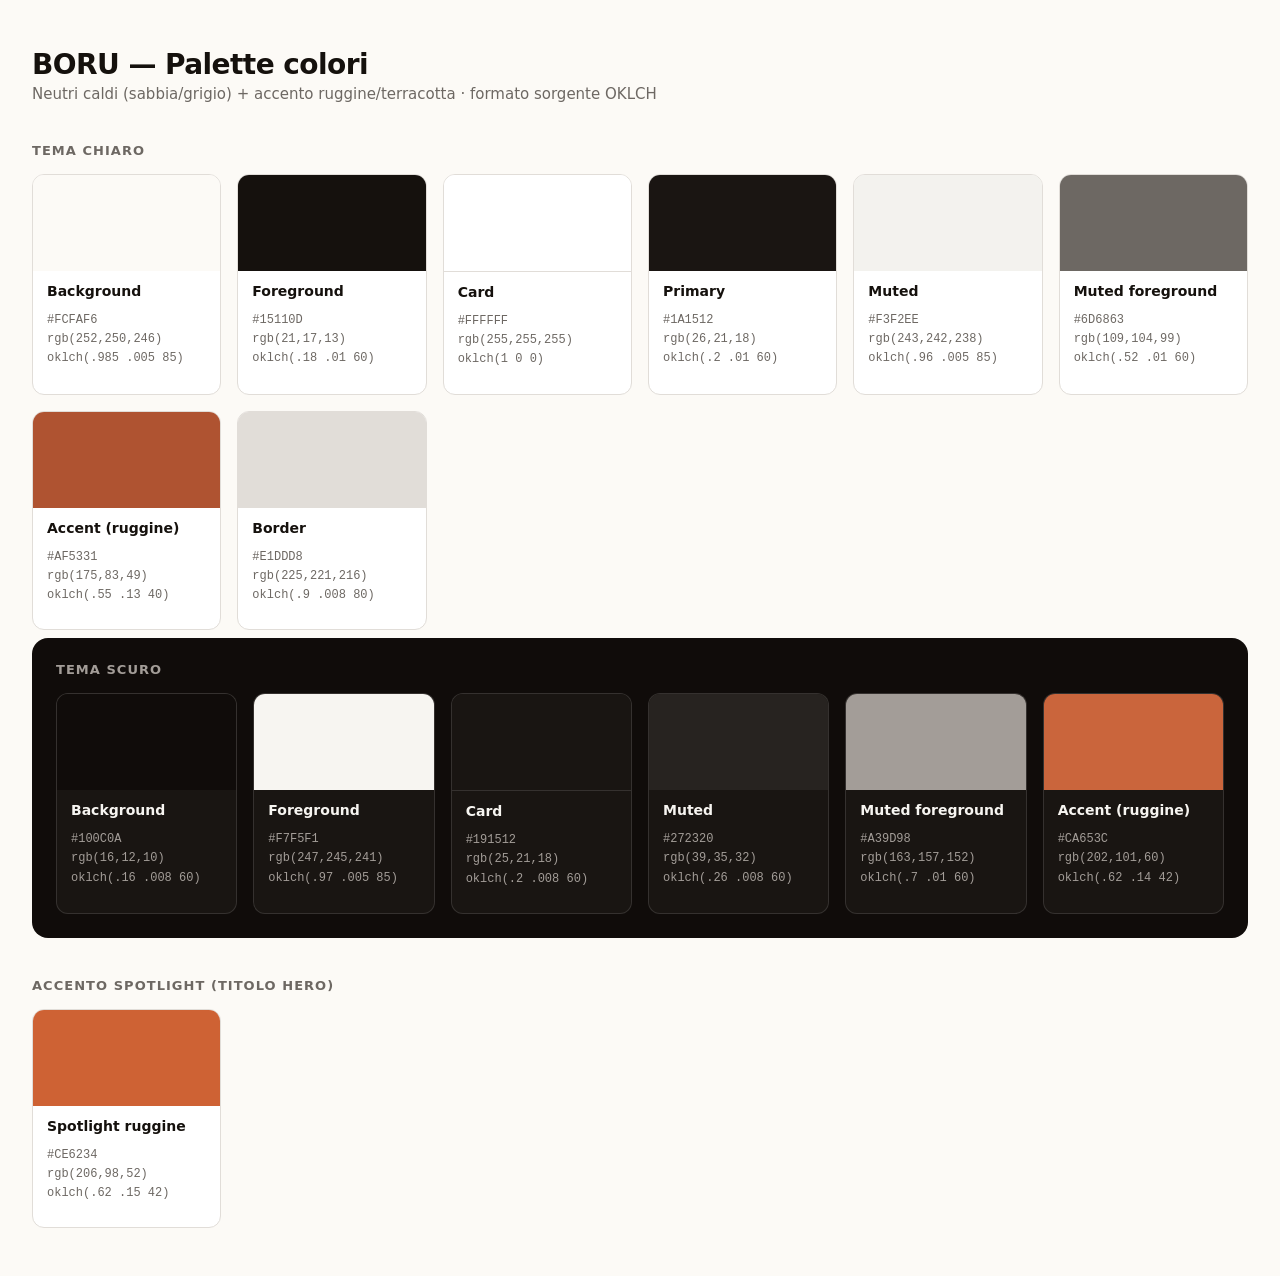
<file: palette.html>
<!doctype html>
<html lang="it">
<head>
<meta charset="utf-8">
<meta name="viewport" content="width=device-width, initial-scale=1">
<title>BORU — Palette colori</title>
<style>
  :root { font-family: ui-sans-serif, system-ui, -apple-system, "Segoe UI", sans-serif; }
  body { margin:0; background:#fcfaf6; color:#15110d; padding:48px 32px; -webkit-font-smoothing:antialiased; }
  h1 { font-size:28px; letter-spacing:-.02em; margin:0 0 4px; }
  .sub { color:#6d6863; margin:0 0 40px; font-size:15px; }
  h2 { font-size:13px; text-transform:uppercase; letter-spacing:.08em; color:#6d6863; margin:40px 0 16px; }
  .grid { display:grid; grid-template-columns:repeat(auto-fill,minmax(180px,1fr)); gap:16px; }
  .sw { border:1px solid #e1ddd8; border-radius:12px; overflow:hidden; background:#fff; }
  .chip { height:96px; }
  .meta { padding:12px 14px; }
  .name { font-weight:600; font-size:14px; margin:0 0 6px; }
  .val { font-size:12px; color:#6d6863; font-family:ui-monospace,SFMono-Regular,Menlo,monospace; line-height:1.6; }
  .val span { display:block; }
  .dark-section { background:#100c0a; color:#f7f5f1; border-radius:16px; padding:24px; margin-top:8px; }
  .dark-section h2 { color:#a39d98; margin-top:0; }
  .dark-section .sw { background:#191512; border-color:rgba(255,255,255,.12); }
  .dark-section .name { color:#f7f5f1; }
  .dark-section .val { color:#a39d98; }
</style>
</head>
<body>
  <h1>BORU — Palette colori</h1>
  <p class="sub">Neutri caldi (sabbia/grigio) + accento ruggine/terracotta · formato sorgente OKLCH</p>

  <h2>Tema chiaro</h2>
  <div class="grid">
    <div class="sw"><div class="chip" style="background:#FCFAF6"></div><div class="meta"><p class="name">Background</p><p class="val"><span>#FCFAF6</span><span>rgb(252,250,246)</span><span>oklch(.985 .005 85)</span></p></div></div>
    <div class="sw"><div class="chip" style="background:#15110D"></div><div class="meta"><p class="name">Foreground</p><p class="val"><span>#15110D</span><span>rgb(21,17,13)</span><span>oklch(.18 .01 60)</span></p></div></div>
    <div class="sw"><div class="chip" style="background:#FFFFFF;border-bottom:1px solid #e1ddd8"></div><div class="meta"><p class="name">Card</p><p class="val"><span>#FFFFFF</span><span>rgb(255,255,255)</span><span>oklch(1 0 0)</span></p></div></div>
    <div class="sw"><div class="chip" style="background:#1A1512"></div><div class="meta"><p class="name">Primary</p><p class="val"><span>#1A1512</span><span>rgb(26,21,18)</span><span>oklch(.2 .01 60)</span></p></div></div>
    <div class="sw"><div class="chip" style="background:#F3F2EE"></div><div class="meta"><p class="name">Muted</p><p class="val"><span>#F3F2EE</span><span>rgb(243,242,238)</span><span>oklch(.96 .005 85)</span></p></div></div>
    <div class="sw"><div class="chip" style="background:#6D6863"></div><div class="meta"><p class="name">Muted foreground</p><p class="val"><span>#6D6863</span><span>rgb(109,104,99)</span><span>oklch(.52 .01 60)</span></p></div></div>
    <div class="sw"><div class="chip" style="background:#AF5331"></div><div class="meta"><p class="name">Accent (ruggine)</p><p class="val"><span>#AF5331</span><span>rgb(175,83,49)</span><span>oklch(.55 .13 40)</span></p></div></div>
    <div class="sw"><div class="chip" style="background:#E1DDD8"></div><div class="meta"><p class="name">Border</p><p class="val"><span>#E1DDD8</span><span>rgb(225,221,216)</span><span>oklch(.9 .008 80)</span></p></div></div>
  </div>

  <div class="dark-section">
    <h2>Tema scuro</h2>
    <div class="grid">
      <div class="sw"><div class="chip" style="background:#100C0A"></div><div class="meta"><p class="name">Background</p><p class="val"><span>#100C0A</span><span>rgb(16,12,10)</span><span>oklch(.16 .008 60)</span></p></div></div>
      <div class="sw"><div class="chip" style="background:#F7F5F1"></div><div class="meta"><p class="name">Foreground</p><p class="val"><span>#F7F5F1</span><span>rgb(247,245,241)</span><span>oklch(.97 .005 85)</span></p></div></div>
      <div class="sw"><div class="chip" style="background:#191512;border-bottom:1px solid rgba(255,255,255,.12)"></div><div class="meta"><p class="name">Card</p><p class="val"><span>#191512</span><span>rgb(25,21,18)</span><span>oklch(.2 .008 60)</span></p></div></div>
      <div class="sw"><div class="chip" style="background:#272320"></div><div class="meta"><p class="name">Muted</p><p class="val"><span>#272320</span><span>rgb(39,35,32)</span><span>oklch(.26 .008 60)</span></p></div></div>
      <div class="sw"><div class="chip" style="background:#A39D98"></div><div class="meta"><p class="name">Muted foreground</p><p class="val"><span>#A39D98</span><span>rgb(163,157,152)</span><span>oklch(.7 .01 60)</span></p></div></div>
      <div class="sw"><div class="chip" style="background:#CA653C"></div><div class="meta"><p class="name">Accent (ruggine)</p><p class="val"><span>#CA653C</span><span>rgb(202,101,60)</span><span>oklch(.62 .14 42)</span></p></div></div>
    </div>
  </div>

  <h2>Accento spotlight (titolo hero)</h2>
  <div class="grid">
    <div class="sw"><div class="chip" style="background:#CE6234"></div><div class="meta"><p class="name">Spotlight ruggine</p><p class="val"><span>#CE6234</span><span>rgb(206,98,52)</span><span>oklch(.62 .15 42)</span></p></div></div>
  </div>
</body>
</html>
</file>
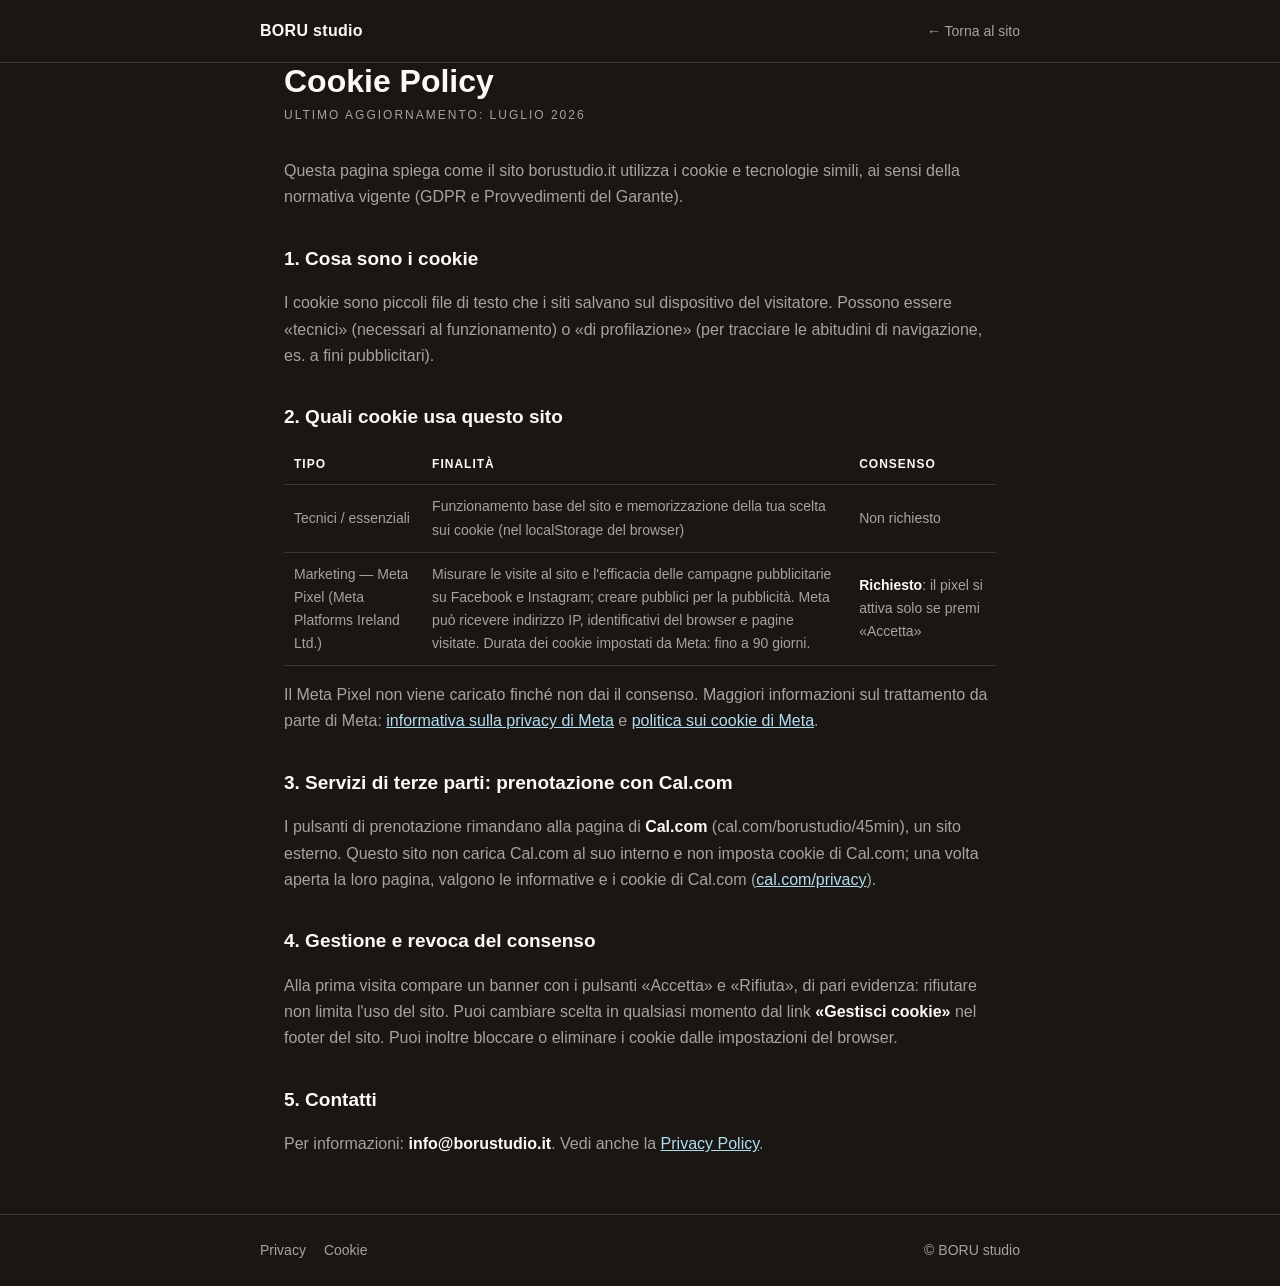
<file: public/cookie.html>
<!doctype html>
<!--
  NOTA: bozza informativa, NON un parere legale. Prima dell'uso commerciale
  far validare. Aggiornare se si aggiungono altri strumenti di analisi o cookie di terze parti.
-->
<html lang="it">
<head>
<meta charset="utf-8" />
<meta name="viewport" content="width=device-width, initial-scale=1.0" />
<meta name="robots" content="index,follow" />
<title>Cookie Policy — BORU studio</title>
<style>
  :root { --nero:#1a1613; --porcellana:#fcfaf6; --azzurro:#b1ddf1; --rosa:#ef95b4;
    --muted: color-mix(in oklab, #fcfaf6 62%, transparent);
    --border: color-mix(in oklab, #fcfaf6 14%, transparent); }
  * { box-sizing: border-box; }
  body { margin:0; background:var(--nero); color:var(--porcellana);
    font-family:-apple-system,"Segoe UI",Roboto,Helvetica,Arial,sans-serif; line-height:1.65; }
  a { color:var(--azzurro); }
  header { border-bottom:1px solid var(--border); }
  footer { border-top:1px solid var(--border); margin-top:56px; }
  .wrap { max-width:760px; margin:0 auto; padding:0 24px; }
  .bar { display:flex; align-items:center; justify-content:space-between; padding:18px 0; }
  .brand { font-weight:700; letter-spacing:.3px; text-decoration:none; color:var(--porcellana); }
  .back { color:var(--muted); text-decoration:none; font-size:14px; }
  .back:hover { color:var(--porcellana); }
  main { padding:48px 0; }
  h1 { font-size:32px; line-height:1.15; margin:0 0 6px; }
  .updated { color:var(--muted); font-size:12px; text-transform:uppercase; letter-spacing:2px; margin-bottom:32px; }
  h2 { font-size:19px; margin:32px 0 8px; }
  p, li { color:var(--muted); }
  li { margin:4px 0; }
  strong { color:var(--porcellana); }
  table { width:100%; border-collapse:collapse; margin-top:12px; font-size:14px; }
  th,td { text-align:left; padding:10px; border-bottom:1px solid var(--border); color:var(--muted); }
  th { color:var(--porcellana); font-size:12px; text-transform:uppercase; letter-spacing:1px; }
  .foot { display:flex; gap:18px; flex-wrap:wrap; padding:24px 0; color:var(--muted); font-size:14px; }
  .foot a { color:var(--muted); text-decoration:none; }
  .foot a:hover { color:var(--porcellana); }
  .foot .copy { margin-left:auto; }
</style>
</head>
<body>
  <header><div class="wrap bar">
    <a class="brand" href="/">BORU studio</a>
    <a class="back" href="/">← Torna al sito</a>
  </div></header>

  <main class="wrap">
    <h1>Cookie Policy</h1>
    <div class="updated">Ultimo aggiornamento: luglio 2026</div>

    <p>Questa pagina spiega come il sito borustudio.it utilizza i cookie e tecnologie simili, ai sensi della normativa vigente (GDPR e Provvedimenti del Garante).</p>

    <h2>1. Cosa sono i cookie</h2>
    <p>I cookie sono piccoli file di testo che i siti salvano sul dispositivo del visitatore. Possono essere «tecnici» (necessari al funzionamento) o «di profilazione» (per tracciare le abitudini di navigazione, es. a fini pubblicitari).</p>

    <h2>2. Quali cookie usa questo sito</h2>
    <table>
      <tr><th>Tipo</th><th>Finalità</th><th>Consenso</th></tr>
      <tr><td>Tecnici / essenziali</td><td>Funzionamento base del sito e memorizzazione della tua scelta sui cookie (nel localStorage del browser)</td><td>Non richiesto</td></tr>
      <tr><td>Marketing — Meta Pixel (Meta Platforms Ireland Ltd.)</td><td>Misurare le visite al sito e l'efficacia delle campagne pubblicitarie su Facebook e Instagram; creare pubblici per la pubblicità. Meta può ricevere indirizzo IP, identificativi del browser e pagine visitate. Durata dei cookie impostati da Meta: fino a 90 giorni.</td><td><strong>Richiesto</strong>: il pixel si attiva solo se premi «Accetta»</td></tr>
    </table>
    <p>Il Meta Pixel non viene caricato finché non dai il consenso. Maggiori informazioni sul trattamento da parte di Meta: <a href="https://www.facebook.com/privacy/policy/" rel="noopener">informativa sulla privacy di Meta</a> e <a href="https://www.facebook.com/policies/cookies/" rel="noopener">politica sui cookie di Meta</a>.</p>

    <h2>3. Servizi di terze parti: prenotazione con Cal.com</h2>
    <p>I pulsanti di prenotazione rimandano alla pagina di <strong>Cal.com</strong> (cal.com/borustudio/45min), un sito esterno. Questo sito non carica Cal.com al suo interno e non imposta cookie di Cal.com; una volta aperta la loro pagina, valgono le informative e i cookie di Cal.com (<a href="https://cal.com/privacy" rel="noopener">cal.com/privacy</a>).</p>

    <h2>4. Gestione e revoca del consenso</h2>
    <p>Alla prima visita compare un banner con i pulsanti «Accetta» e «Rifiuta», di pari evidenza: rifiutare non limita l'uso del sito. Puoi cambiare scelta in qualsiasi momento dal link <strong>«Gestisci cookie»</strong> nel footer del sito. Puoi inoltre bloccare o eliminare i cookie dalle impostazioni del browser.</p>

    <h2>5. Contatti</h2>
    <p>Per informazioni: <strong>info@borustudio.it</strong>. Vedi anche la <a href="/privacy.html">Privacy Policy</a>.</p>
  </main>

  <footer><div class="wrap foot">
    <a href="/privacy.html">Privacy</a>
    <a href="/cookie.html">Cookie</a>
    <span class="copy">© BORU studio</span>
  </div></footer>
</body>
</html>
</file>
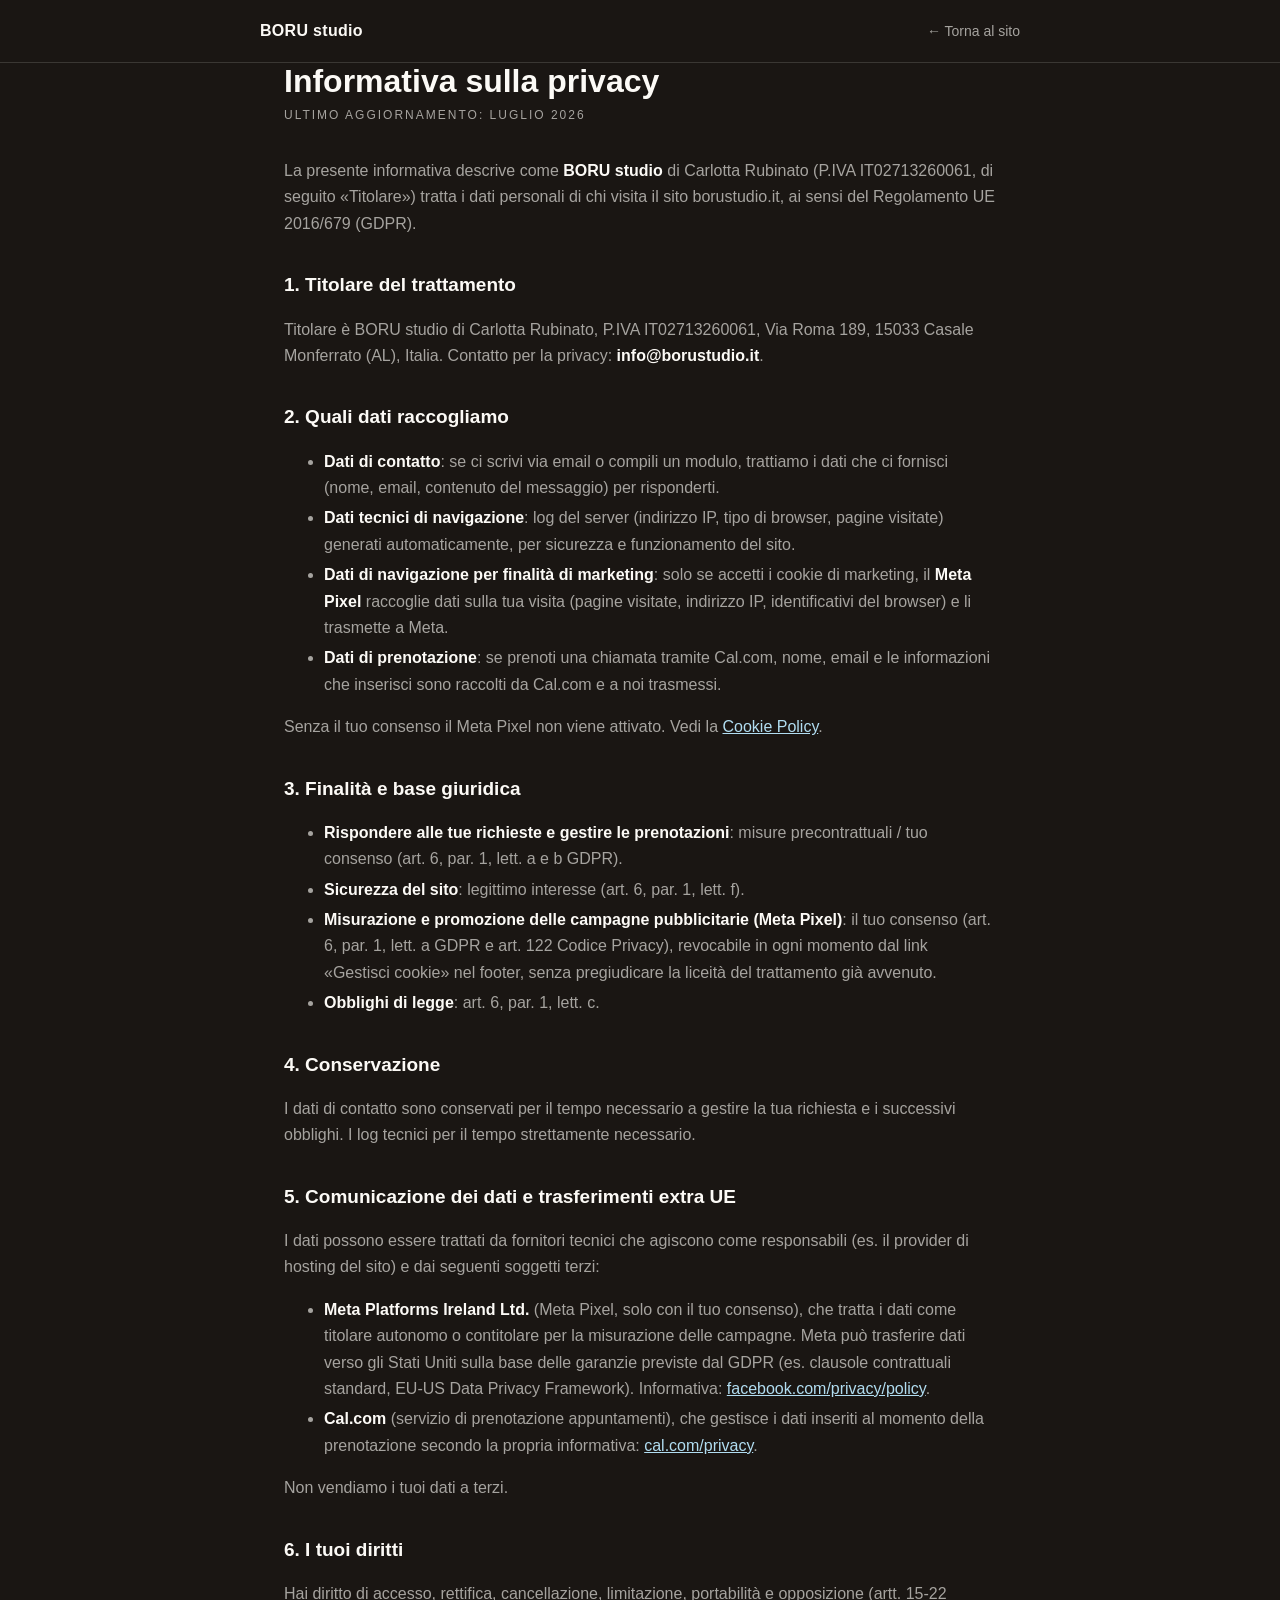
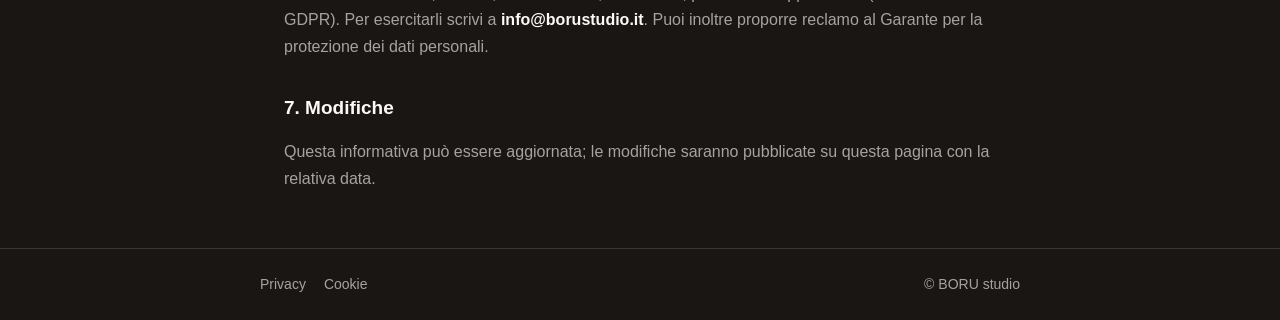
<file: public/privacy.html>
<!doctype html>
<!--
  NOTA: bozza informativa, NON un parere legale. Prima dell'uso commerciale
  far validare da un professionista. Completare i placeholder [ ].
-->
<html lang="it">
<head>
<meta charset="utf-8" />
<meta name="viewport" content="width=device-width, initial-scale=1.0" />
<meta name="robots" content="index,follow" />
<title>Privacy Policy — BORU studio</title>
<style>
  :root { --nero:#1a1613; --porcellana:#fcfaf6; --azzurro:#b1ddf1; --rosa:#ef95b4;
    --muted: color-mix(in oklab, #fcfaf6 62%, transparent);
    --border: color-mix(in oklab, #fcfaf6 14%, transparent); }
  * { box-sizing: border-box; }
  body { margin:0; background:var(--nero); color:var(--porcellana);
    font-family:-apple-system,"Segoe UI",Roboto,Helvetica,Arial,sans-serif; line-height:1.65; }
  a { color:var(--azzurro); }
  header,footer { border-color:var(--border); }
  header { border-bottom:1px solid var(--border); }
  footer { border-top:1px solid var(--border); margin-top:56px; }
  .wrap { max-width:760px; margin:0 auto; padding:0 24px; }
  .bar { display:flex; align-items:center; justify-content:space-between; padding:18px 0; }
  .brand { font-weight:700; letter-spacing:.3px; text-decoration:none; color:var(--porcellana); }
  .back { color:var(--muted); text-decoration:none; font-size:14px; }
  .back:hover { color:var(--porcellana); }
  main { padding:48px 0; }
  h1 { font-size:32px; line-height:1.15; margin:0 0 6px; }
  .updated { color:var(--muted); font-size:12px; text-transform:uppercase; letter-spacing:2px; margin-bottom:32px; }
  h2 { font-size:19px; margin:32px 0 8px; }
  p, li { color:var(--muted); }
  li { margin:4px 0; }
  strong { color:var(--porcellana); }
  .foot { display:flex; gap:18px; flex-wrap:wrap; padding:24px 0; color:var(--muted); font-size:14px; }
  .foot a { color:var(--muted); text-decoration:none; }
  .foot a:hover { color:var(--porcellana); }
  .foot .copy { margin-left:auto; }
</style>
</head>
<body>
  <header><div class="wrap bar">
    <a class="brand" href="/">BORU studio</a>
    <a class="back" href="/">← Torna al sito</a>
  </div></header>

  <main class="wrap">
    <h1>Informativa sulla privacy</h1>
    <div class="updated">Ultimo aggiornamento: luglio 2026</div>

    <p>La presente informativa descrive come <strong>BORU studio</strong> di Carlotta Rubinato (P.IVA IT02713260061, di seguito «Titolare») tratta i dati personali di chi visita il sito borustudio.it, ai sensi del Regolamento UE 2016/679 (GDPR).</p>

    <h2>1. Titolare del trattamento</h2>
    <p>Titolare è BORU studio di Carlotta Rubinato, P.IVA IT02713260061, Via Roma 189, 15033 Casale Monferrato (AL), Italia. Contatto per la privacy: <strong>info@borustudio.it</strong>.</p>

    <h2>2. Quali dati raccogliamo</h2>
    <ul>
      <li><strong>Dati di contatto</strong>: se ci scrivi via email o compili un modulo, trattiamo i dati che ci fornisci (nome, email, contenuto del messaggio) per risponderti.</li>
      <li><strong>Dati tecnici di navigazione</strong>: log del server (indirizzo IP, tipo di browser, pagine visitate) generati automaticamente, per sicurezza e funzionamento del sito.</li>
      <li><strong>Dati di navigazione per finalità di marketing</strong>: solo se accetti i cookie di marketing, il <strong>Meta Pixel</strong> raccoglie dati sulla tua visita (pagine visitate, indirizzo IP, identificativi del browser) e li trasmette a Meta.</li>
      <li><strong>Dati di prenotazione</strong>: se prenoti una chiamata tramite Cal.com, nome, email e le informazioni che inserisci sono raccolti da Cal.com e a noi trasmessi.</li>
    </ul>
    <p>Senza il tuo consenso il Meta Pixel non viene attivato. Vedi la <a href="/cookie.html">Cookie Policy</a>.</p>

    <h2>3. Finalità e base giuridica</h2>
    <ul>
      <li><strong>Rispondere alle tue richieste e gestire le prenotazioni</strong>: misure precontrattuali / tuo consenso (art. 6, par. 1, lett. a e b GDPR).</li>
      <li><strong>Sicurezza del sito</strong>: legittimo interesse (art. 6, par. 1, lett. f).</li>
      <li><strong>Misurazione e promozione delle campagne pubblicitarie (Meta Pixel)</strong>: il tuo consenso (art. 6, par. 1, lett. a GDPR e art. 122 Codice Privacy), revocabile in ogni momento dal link «Gestisci cookie» nel footer, senza pregiudicare la liceità del trattamento già avvenuto.</li>
      <li><strong>Obblighi di legge</strong>: art. 6, par. 1, lett. c.</li>
    </ul>

    <h2>4. Conservazione</h2>
    <p>I dati di contatto sono conservati per il tempo necessario a gestire la tua richiesta e i successivi obblighi. I log tecnici per il tempo strettamente necessario.</p>

    <h2>5. Comunicazione dei dati e trasferimenti extra UE</h2>
    <p>I dati possono essere trattati da fornitori tecnici che agiscono come responsabili (es. il provider di hosting del sito) e dai seguenti soggetti terzi:</p>
    <ul>
      <li><strong>Meta Platforms Ireland Ltd.</strong> (Meta Pixel, solo con il tuo consenso), che tratta i dati come titolare autonomo o contitolare per la misurazione delle campagne. Meta può trasferire dati verso gli Stati Uniti sulla base delle garanzie previste dal GDPR (es. clausole contrattuali standard, EU-US Data Privacy Framework). Informativa: <a href="https://www.facebook.com/privacy/policy/" rel="noopener">facebook.com/privacy/policy</a>.</li>
      <li><strong>Cal.com</strong> (servizio di prenotazione appuntamenti), che gestisce i dati inseriti al momento della prenotazione secondo la propria informativa: <a href="https://cal.com/privacy" rel="noopener">cal.com/privacy</a>.</li>
    </ul>
    <p>Non vendiamo i tuoi dati a terzi.</p>

    <h2>6. I tuoi diritti</h2>
    <p>Hai diritto di accesso, rettifica, cancellazione, limitazione, portabilità e opposizione (artt. 15-22 GDPR). Per esercitarli scrivi a <strong>info@borustudio.it</strong>. Puoi inoltre proporre reclamo al Garante per la protezione dei dati personali.</p>

    <h2>7. Modifiche</h2>
    <p>Questa informativa può essere aggiornata; le modifiche saranno pubblicate su questa pagina con la relativa data.</p>
  </main>

  <footer><div class="wrap foot">
    <a href="/privacy.html">Privacy</a>
    <a href="/cookie.html">Cookie</a>
    <span class="copy">© BORU studio</span>
  </div></footer>
</body>
</html>
</file>
